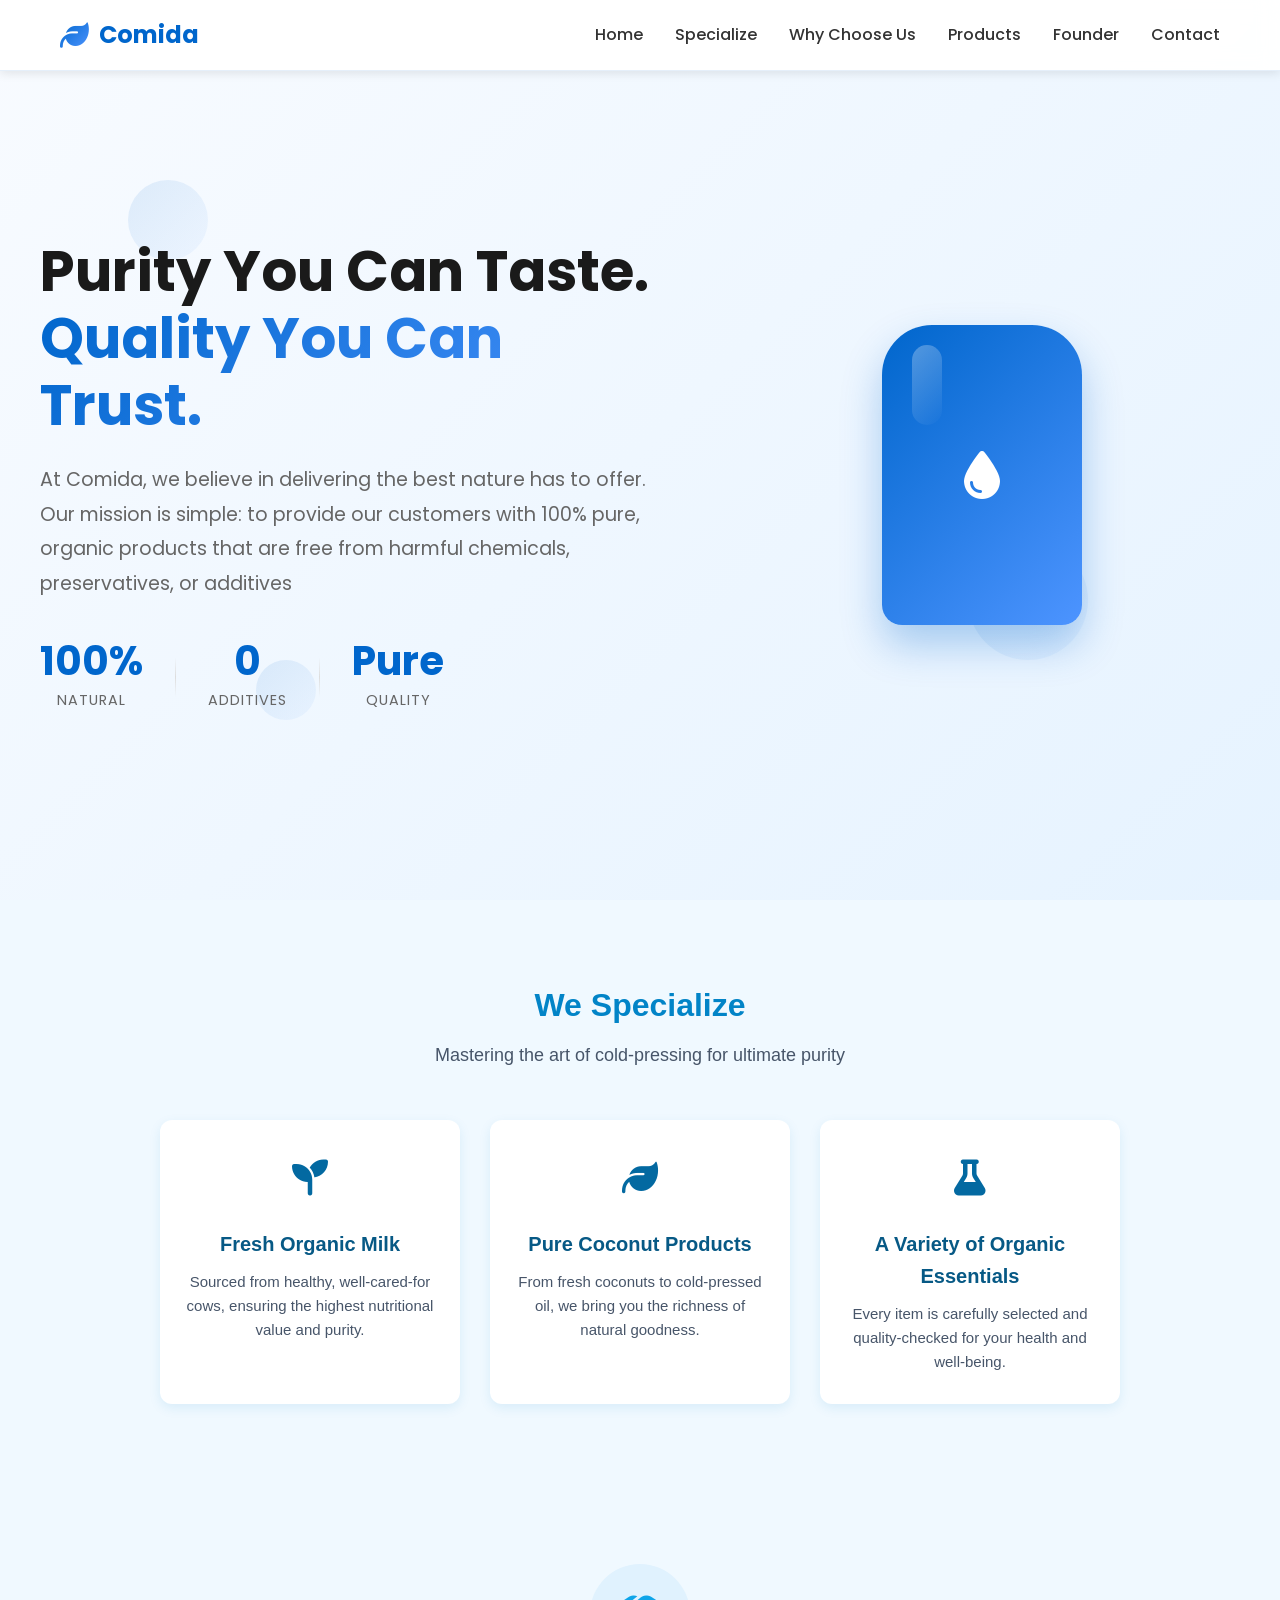
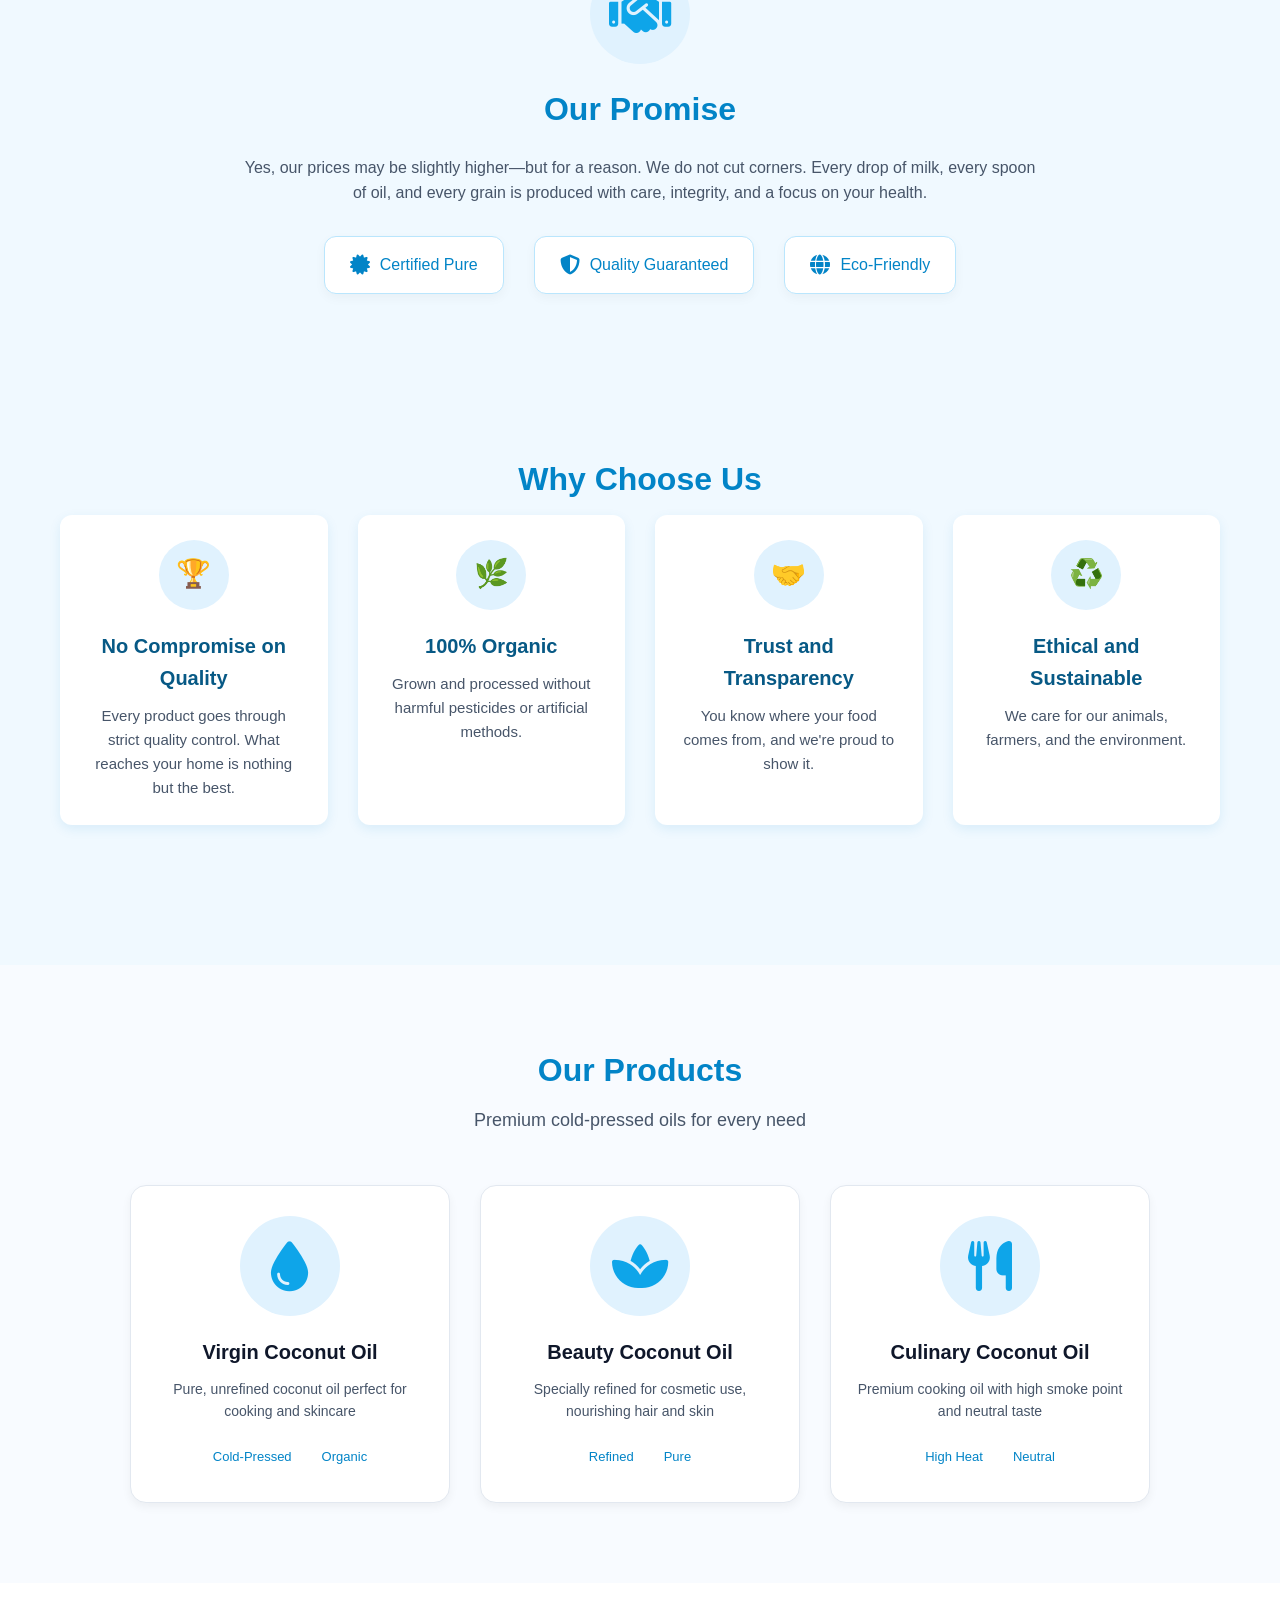
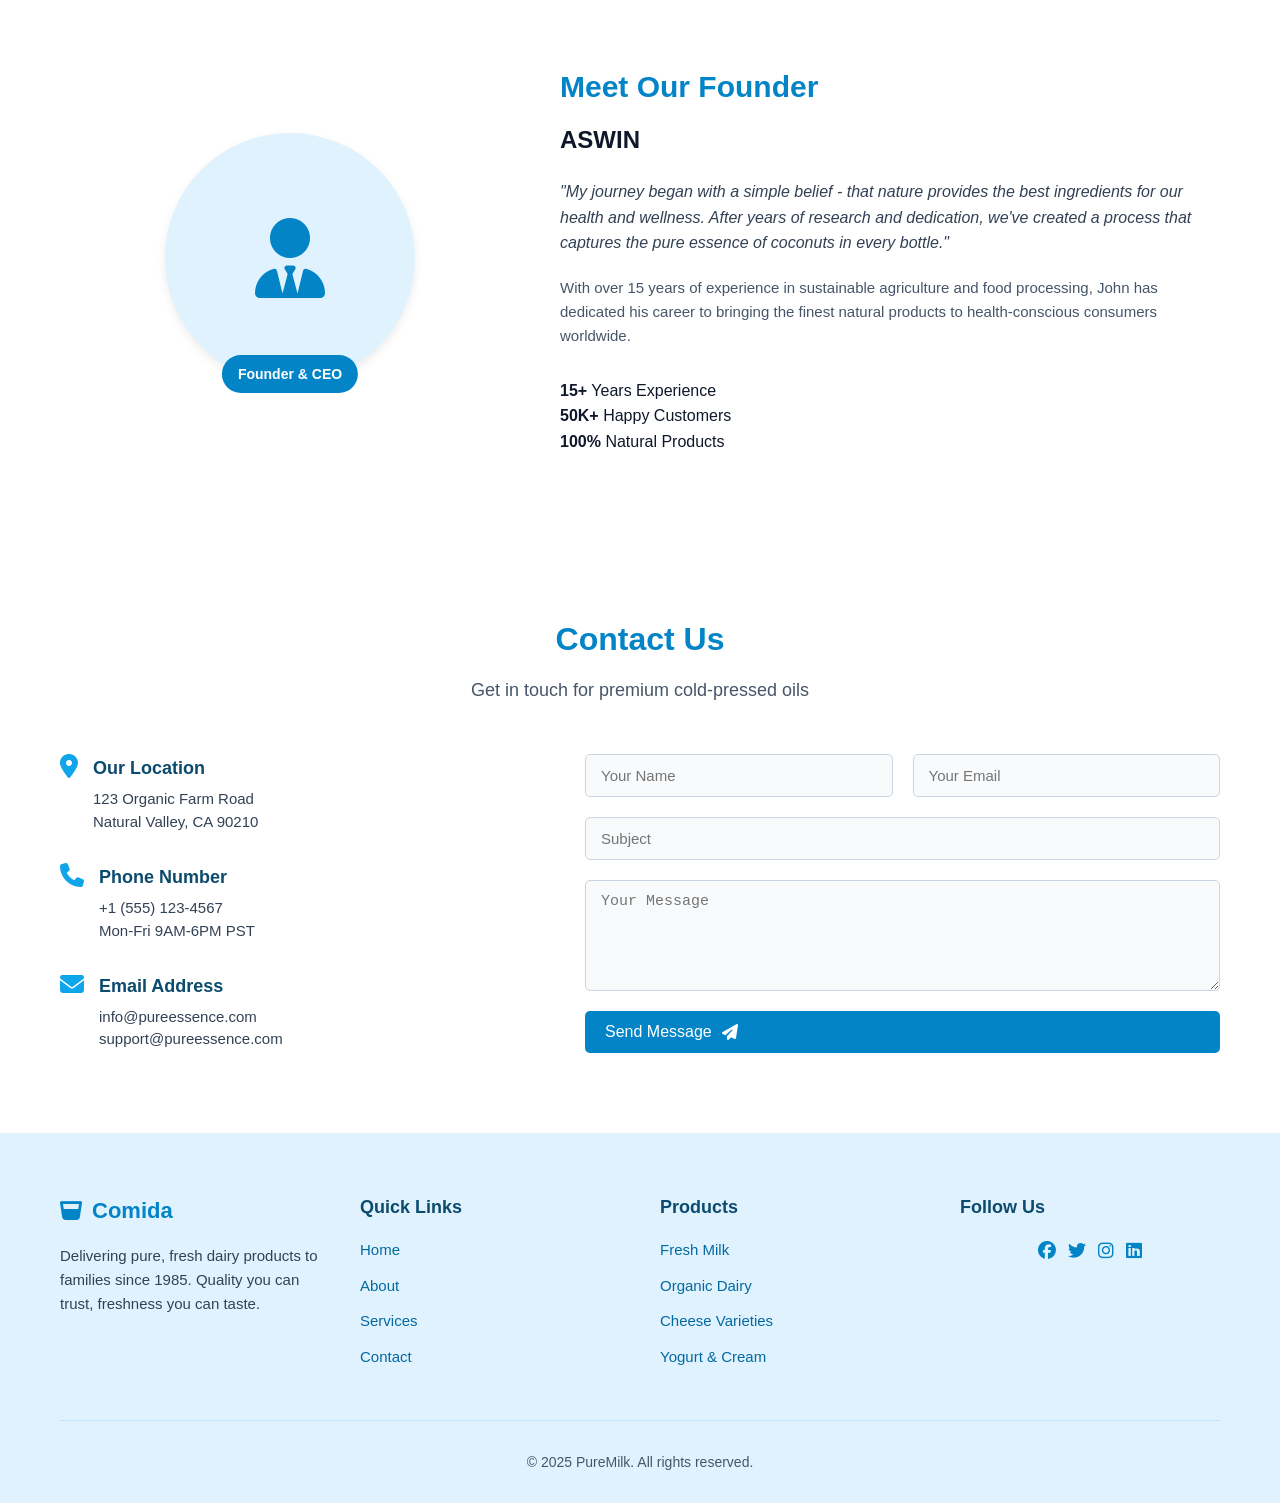
<file: index.html>
<!DOCTYPE html>
<html lang="en">
    <head>
        <meta charset="UTF-8" />
        <meta name="viewport" content="width=device-width, initial-scale=1.0" />
        <title>Comida - Premium milk products</title>
        <link rel="stylesheet" href="comi.css" />
        <link
            href="https://cdnjs.cloudflare.com/ajax/libs/font-awesome/6.4.0/css/all.min.css"
            rel="stylesheet"
        />
        <link
            href="https://fonts.googleapis.com/css2?family=Poppins:wght@300;400;500;600;700&display=swap"
            rel="stylesheet"
        />
    </head>
    <body>
        <!-- Navigation -->
        <nav class="navbar">
            <div class="nav-container">
                <div class="nav-logo">
                    <i class="fas fa-leaf"></i>
                    <span>Comida</span>
                </div>
                <div class="nav-menu" id="navMenu">
                    <a href="#spotlight" class="nav-link">Home</a>
                    <a href="#specialize" class="nav-link">Specialize</a>
                    <a href="#whychooseus" class="nav-link">Why Choose Us</a>
                    <a href="#products" class="nav-link">Products</a>
                    <a href="#founder" class="nav-link">Founder</a>
                    <a href="#contact" class="nav-link">Contact</a>
                </div>
                <div class="hamburger" id="hamburger">
                    <span></span>
                    <span></span>
                    <span></span>
                </div>
            </div>
        </nav>

        <!-- Spotlight Section -->
        <section id="spotlight" class="spotlight">
            <div class="spotlight-bg">
                <div class="floating-elements">
                    <div class="floating-circle circle-1"></div>
                    <div class="floating-circle circle-2"></div>
                    <div class="floating-circle circle-3"></div>
                </div>
            </div>
            <div class="spotlight-content">
                <div class="spotlight-text">
                    <h1 class="spotlight-title">
                        <span class="title-line">Purity You Can Taste. </span>
                        <span class="title-line highlight"
                            >Quality You Can Trust.</span
                        >
                    </h1>
                    <p class="spotlight-description">
                        At Comida, we believe in delivering the best nature has
                        to offer. Our mission is simple: to provide our
                        customers with 100% pure, organic products that are free
                        from harmful chemicals, preservatives, or additives
                    </p>
                    <div class="spotlight-stats">
                        <div class="stat-item">
                            <div class="stat-number">100%</div>
                            <div class="stat-label">Natural</div>
                        </div>
                        <div class="stat-divider"></div>
                        <div class="stat-item">
                            <div class="stat-number">0</div>
                            <div class="stat-label">Additives</div>
                        </div>
                        <div class="stat-divider"></div>
                        <div class="stat-item">
                            <div class="stat-number">Pure</div>
                            <div class="stat-label">Quality</div>
                        </div>
                    </div>
                </div>
                <div class="spotlight-visual">
                    <div class="oil-bottle">
                        <div class="bottle-shine"></div>
                        <i class="fas fa-tint oil-drop"></i>
                    </div>
                </div>
            </div>
            <div class="scroll-indicator">
                <div class="scroll-arrow"></div>
            </div>
        </section>

        <!-- We Specialize Section -->
        <section id="specialize" class="specialize">
            <div class="container">
                <div class="section-header">
                    <h2 class="section-title">We Specialize</h2>
                    <p class="section-subtitle">
                        Mastering the art of cold-pressing for ultimate purity
                    </p>
                </div>
                <div class="specialize-grid">
                    <div class="specialize-card">
                        <div class="card-icon">
                            <i class="fas fa-seedling"></i>
                        </div>
                        <h3>Fresh Organic Milk</h3>
                        <p>
                            Sourced from healthy, well-cared-for cows, ensuring
                            the highest nutritional value and purity.
                        </p>
                    </div>
                    <div class="specialize-card">
                        <div class="card-icon">
                            <i class="fas fa-leaf"></i>
                        </div>
                        <h3>Pure Coconut Products</h3>
                        <p>
                            From fresh coconuts to cold-pressed oil, we bring
                            you the richness of natural goodness.
                        </p>
                    </div>
                    <div class="specialize-card">
                        <div class="card-icon">
                            <i class="fas fa-flask"></i>
                        </div>
                        <h3>A Variety of Organic Essentials</h3>
                        <p>
                            Every item is carefully selected and quality-checked
                            for your health and well-being.
                        </p>
                    </div>
                </div>
            </div>
        </section>

        <!-- Our Promise Section -->
        <section class="promise">
            <div class="container">
                <div class="promise-content">
                    <div class="promise-icon">
                        <i class="fas fa-handshake"></i>
                    </div>
                    <h2>Our Promise</h2>
                    <p>
                        Yes, our prices may be slightly higher—but for a reason.
                        We do not cut corners. Every drop of milk, every spoon
                        of oil, and every grain is produced with care,
                        integrity, and a focus on your health.
                    </p>
                    <div class="promise-badges">
                        <div class="badge">
                            <i class="fas fa-certificate"></i>
                            <span>Certified Pure</span>
                        </div>
                        <div class="badge">
                            <i class="fas fa-shield-alt"></i>
                            <span>Quality Guaranteed</span>
                        </div>
                        <div class="badge">
                            <i class="fas fa-globe"></i>
                            <span>Eco-Friendly</span>
                        </div>
                    </div>
                </div>
            </div>
        </section>

        <!-- Why Choose Us Section -->
        <section id="why-choose-us" class="why-choose-us-section">
            <div class="container">
                <h2 class="section-title">Why Choose Us</h2>

                <div class="why-choose-grid">
                    <div class="why-choose-item">
                        <div class="why-choose-icon">
                            <div class="icon-circle">
                                <span class="icon">🏆</span>
                            </div>
                        </div>
                        <div class="why-choose-content">
                            <h3 class="why-choose-title">
                                No Compromise on Quality
                            </h3>
                            <p class="why-choose-description">
                                Every product goes through strict quality
                                control. What reaches your home is nothing but
                                the best.
                            </p>
                        </div>
                    </div>

                    <div class="why-choose-item">
                        <div class="why-choose-icon">
                            <div class="icon-circle">
                                <span class="icon">🌿</span>
                            </div>
                        </div>
                        <div class="why-choose-content">
                            <h3 class="why-choose-title">100% Organic</h3>
                            <p class="why-choose-description">
                                Grown and processed without harmful pesticides
                                or artificial methods.
                            </p>
                        </div>
                    </div>

                    <div class="why-choose-item">
                        <div class="why-choose-icon">
                            <div class="icon-circle">
                                <span class="icon">🤝</span>
                            </div>
                        </div>
                        <div class="why-choose-content">
                            <h3 class="why-choose-title">
                                Trust and Transparency
                            </h3>
                            <p class="why-choose-description">
                                You know where your food comes from, and we're
                                proud to show it.
                            </p>
                        </div>
                    </div>

                    <div class="why-choose-item">
                        <div class="why-choose-icon">
                            <div class="icon-circle">
                                <span class="icon">♻️</span>
                            </div>
                        </div>
                        <div class="why-choose-content">
                            <h3 class="why-choose-title">
                                Ethical and Sustainable
                            </h3>
                            <p class="why-choose-description">
                                We care for our animals, farmers, and the
                                environment.
                            </p>
                        </div>
                    </div>
                </div>
        </section>
        <!-- Our Products Section -->
        <section id="products" class="products">
            <div class="container">
                <div class="section-header">
                    <h2 class="section-title">Our Products</h2>
                    <p class="section-subtitle">
                        Premium cold-pressed oils for every need
                    </p>
                </div>
                <div class="products-grid">
                    <div class="product-card">
                        <div class="product-image">
                            <div class="product-icon">
                                <i class="fas fa-tint"></i>
                            </div>
                            <div class="product-hover">
                                <span>Premium Quality</span>
                            </div>
                        </div>
                        <div class="product-content">
                            <h3>Virgin Coconut Oil</h3>
                            <p>
                                Pure, unrefined coconut oil perfect for cooking
                                and skincare
                            </p>
                            <div class="product-features">
                                <span>Cold-Pressed</span>
                                <span>Organic</span>
                            </div>
                        </div>
                    </div>
                    <div class="product-card">
                        <div class="product-image">
                            <div class="product-icon">
                                <i class="fas fa-spa"></i>
                            </div>
                            <div class="product-hover">
                                <span>Beauty Essential</span>
                            </div>
                        </div>
                        <div class="product-content">
                            <h3>Beauty Coconut Oil</h3>
                            <p>
                                Specially refined for cosmetic use, nourishing
                                hair and skin
                            </p>
                            <div class="product-features">
                                <span>Refined</span>
                                <span>Pure</span>
                            </div>
                        </div>
                    </div>
                    <div class="product-card">
                        <div class="product-image">
                            <div class="product-icon">
                                <i class="fas fa-utensils"></i>
                            </div>
                            <div class="product-hover">
                                <span>Cooking Excellence</span>
                            </div>
                        </div>
                        <div class="product-content">
                            <h3>Culinary Coconut Oil</h3>
                            <p>
                                Premium cooking oil with high smoke point and
                                neutral taste
                            </p>
                            <div class="product-features">
                                <span>High Heat</span>
                                <span>Neutral</span>
                            </div>
                        </div>
                    </div>
                </div>
            </div>
        </section>

        <!-- Founder & CEO Section -->
        <section id="founder" class="founder">
            <div class="container">
                <div class="founder-content">
                    <div class="founder-image">
                        <div class="image-placeholder">
                            <i class="fas fa-user-tie"></i>
                        </div>
                        <div class="founder-badge">
                            <span>Founder & CEO</span>
                        </div>
                    </div>
                    <div class="founder-text">
                        <h2>Meet Our Founder</h2>
                        <h3>ASWIN</h3>
                        <p class="founder-quote">
                            "My journey began with a simple belief - that nature
                            provides the best ingredients for our health and
                            wellness. After years of research and dedication,
                            we've created a process that captures the pure
                            essence of coconuts in every bottle."
                        </p>
                        <p class="founder-bio">
                            With over 15 years of experience in sustainable
                            agriculture and food processing, John has dedicated
                            his career to bringing the finest natural products
                            to health-conscious consumers worldwide.
                        </p>
                        <div class="founder-achievements">
                            <div class="achievement">
                                <strong>15+</strong>
                                <span>Years Experience</span>
                            </div>
                            <div class="achievement">
                                <strong>50K+</strong>
                                <span>Happy Customers</span>
                            </div>
                            <div class="achievement">
                                <strong>100%</strong>
                                <span>Natural Products</span>
                            </div>
                        </div>
                    </div>
                </div>
            </div>
        </section>

        <!-- Contact Us Section -->
        <section id="contact" class="contact">
            <div class="container">
                <div class="section-header">
                    <h2 class="section-title">Contact Us</h2>
                    <p class="section-subtitle">
                        Get in touch for premium cold-pressed oils
                    </p>
                </div>
                <div class="contact-content">
                    <div class="contact-info">
                        <div class="contact-item">
                            <div class="contact-icon">
                                <i class="fas fa-map-marker-alt"></i>
                            </div>
                            <div class="contact-details">
                                <h4>Our Location</h4>
                                <p>
                                    123 Organic Farm Road<br />Natural Valley,
                                    CA 90210
                                </p>
                            </div>
                        </div>
                        <div class="contact-item">
                            <div class="contact-icon">
                                <i class="fas fa-phone"></i>
                            </div>
                            <div class="contact-details">
                                <h4>Phone Number</h4>
                                <p>
                                    +1 (555) 123-4567<br />Mon-Fri 9AM-6PM PST
                                </p>
                            </div>
                        </div>
                        <div class="contact-item">
                            <div class="contact-icon">
                                <i class="fas fa-envelope"></i>
                            </div>
                            <div class="contact-details">
                                <h4>Email Address</h4>
                                <p>
                                    info@pureessence.com<br />support@pureessence.com
                                </p>
                            </div>
                        </div>
                    </div>
                    <div class="contact-form">
                        <form>
                            <div class="form-group">
                                <input
                                    type="text"
                                    placeholder="Your Name"
                                    required
                                />
                                <input
                                    type="email"
                                    placeholder="Your Email"
                                    required
                                />
                            </div>
                            <div class="form-group">
                                <input
                                    type="text"
                                    placeholder="Subject"
                                    required
                                />
                            </div>
                            <div class="form-group">
                                <textarea
                                    placeholder="Your Message"
                                    rows="5"
                                    required
                                ></textarea>
                            </div>
                            <button type="submit" class="submit-btn">
                                <span>Send Message</span>
                                <i class="fas fa-paper-plane"></i>
                            </button>
                        </form>
                    </div>
                </div>
            </div>
        </section>

        <!-- Footer -->
        <footer class="footer">
            <div class="container">
                <div class="footer-content">
                    <div class="footer-section">
                        <div class="footer-logo">
                            <i class="fas fa-glass-whiskey"></i>
                            <span>Comida</span>
                        </div>
                        <p>
                            Delivering pure, fresh dairy products to families
                            since 1985. Quality you can trust, freshness you can
                            taste.
                        </p>
                    </div>
                    <div class="footer-section">
                        <h3>Quick Links</h3>
                        <ul>
                            <li><a href="#home">Home</a></li>
                            <li><a href="#about">About</a></li>
                            <li><a href="#services">Services</a></li>
                            <li><a href="#contact">Contact</a></li>
                        </ul>
                    </div>
                    <div class="footer-section">
                        <h3>Products</h3>
                        <ul>
                            <li><a href="#">Fresh Milk</a></li>
                            <li><a href="#">Organic Dairy</a></li>
                            <li><a href="#">Cheese Varieties</a></li>
                            <li><a href="#">Yogurt & Cream</a></li>
                        </ul>
                    </div>
                    <div class="footer-section">
                        <h3>Follow Us</h3>
                        <div class="social-links">
                            <a href="#"><i class="fab fa-facebook"></i></a>
                            <a href="#"><i class="fab fa-twitter"></i></a>
                            <a href="#"><i class="fab fa-instagram"></i></a>
                            <a href="#"><i class="fab fa-linkedin"></i></a>
                        </div>
                    </div>
                </div>
                <div class="footer-bottom">
                    <p>&copy; 2025 PureMilk. All rights reserved.</p>
                </div>
            </div>
        </footer>
    </body>
</html>
</file>
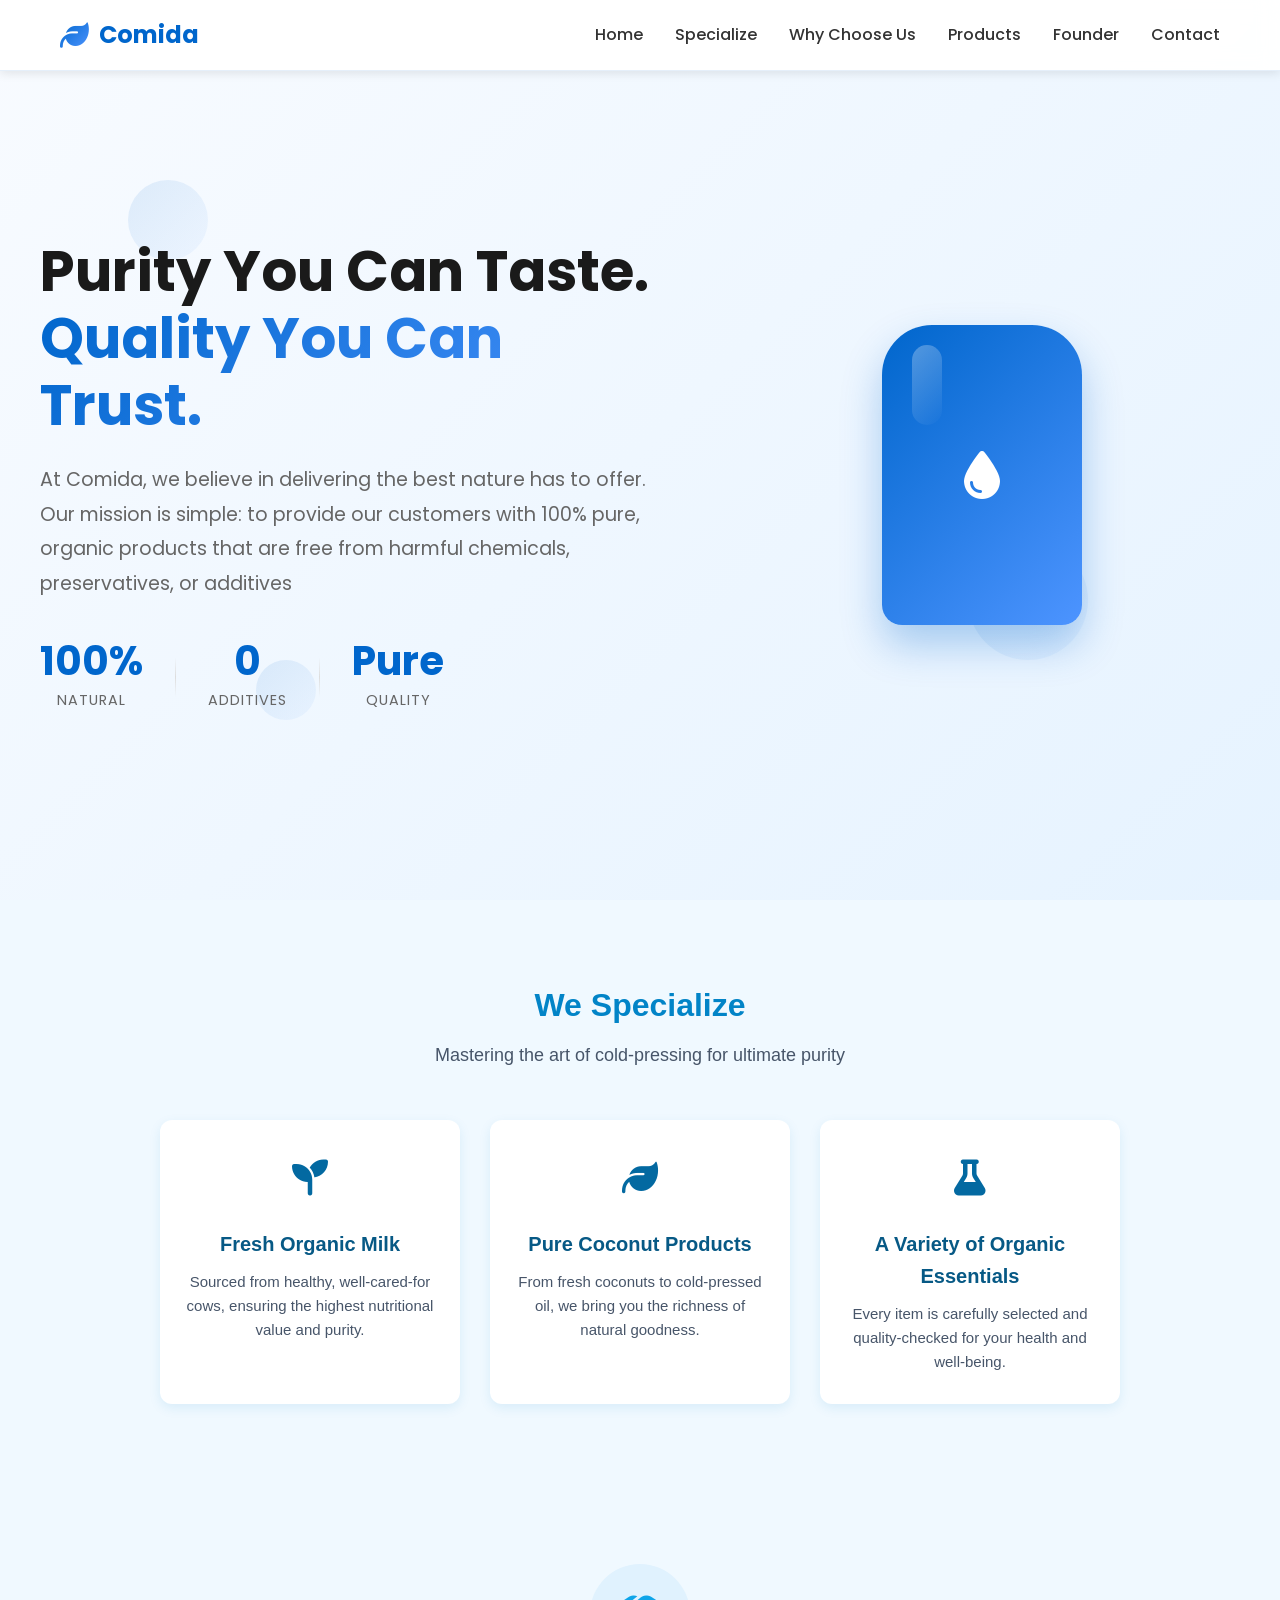
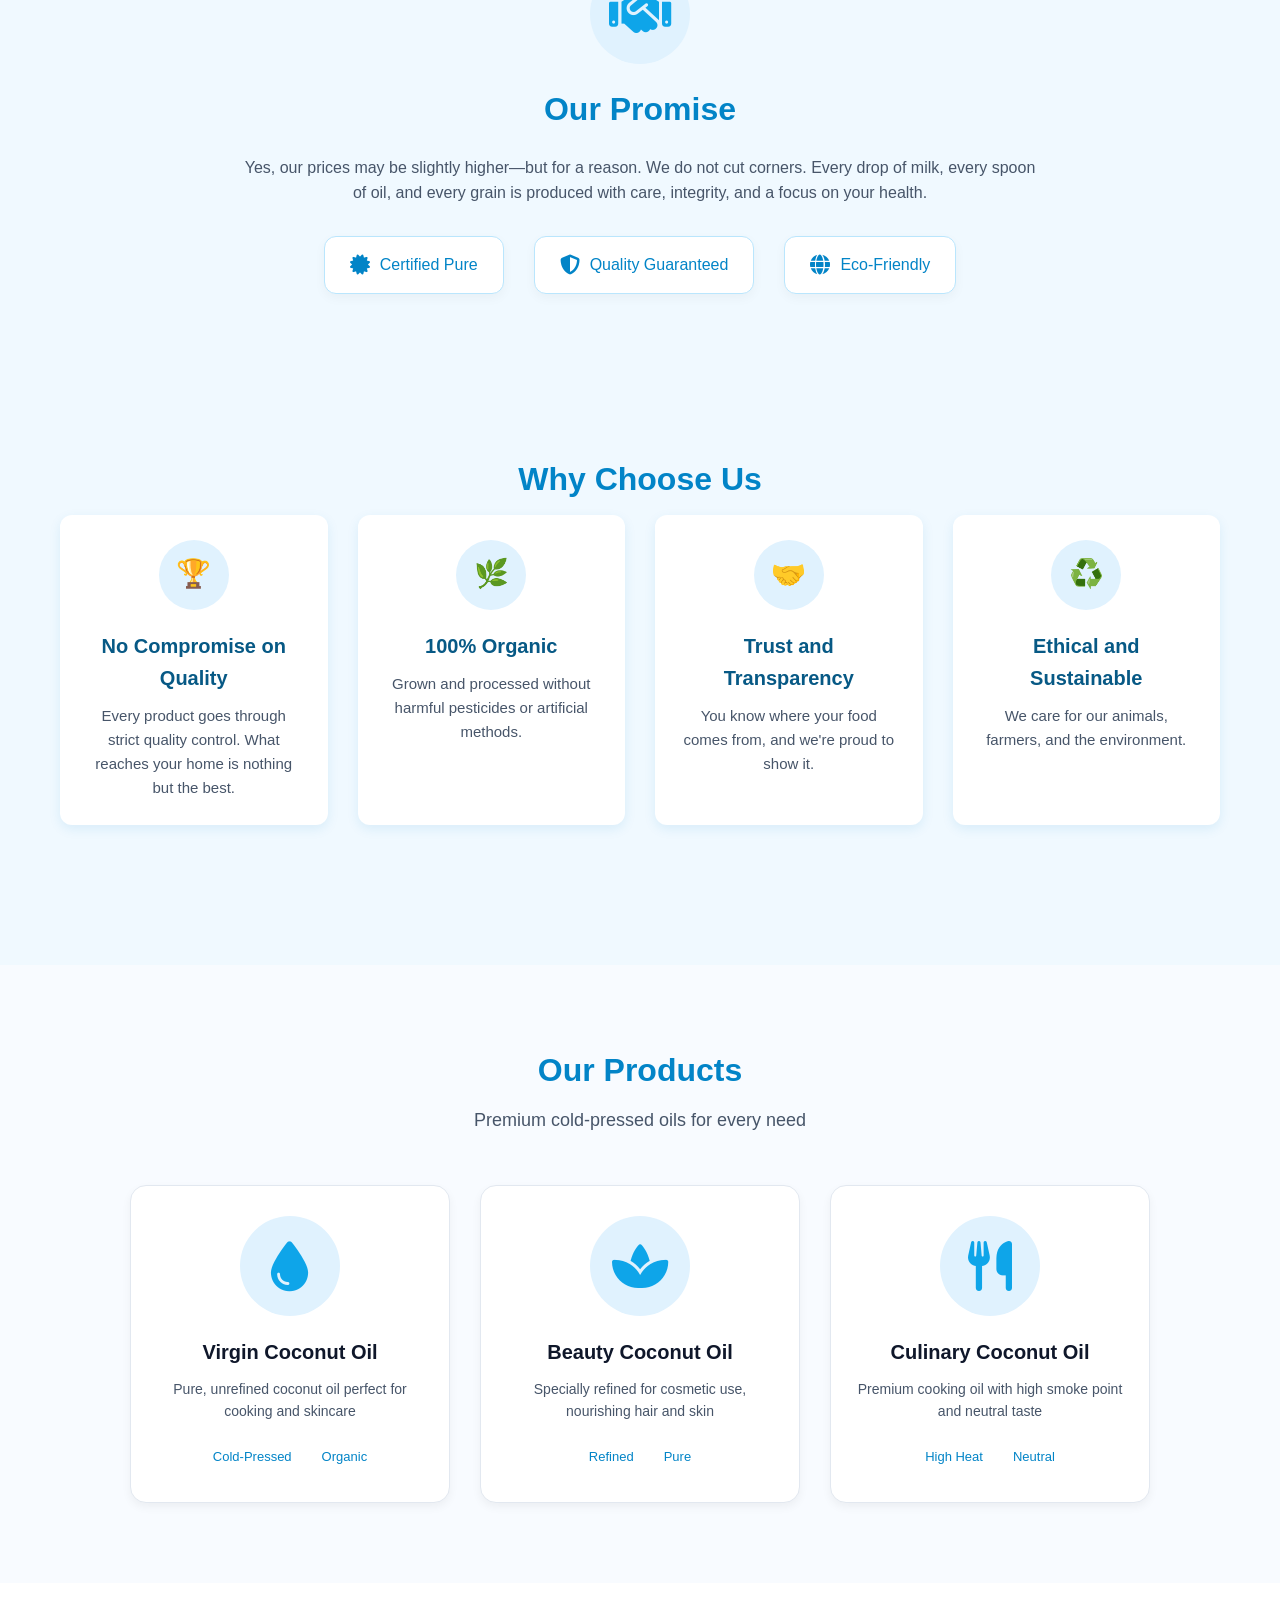
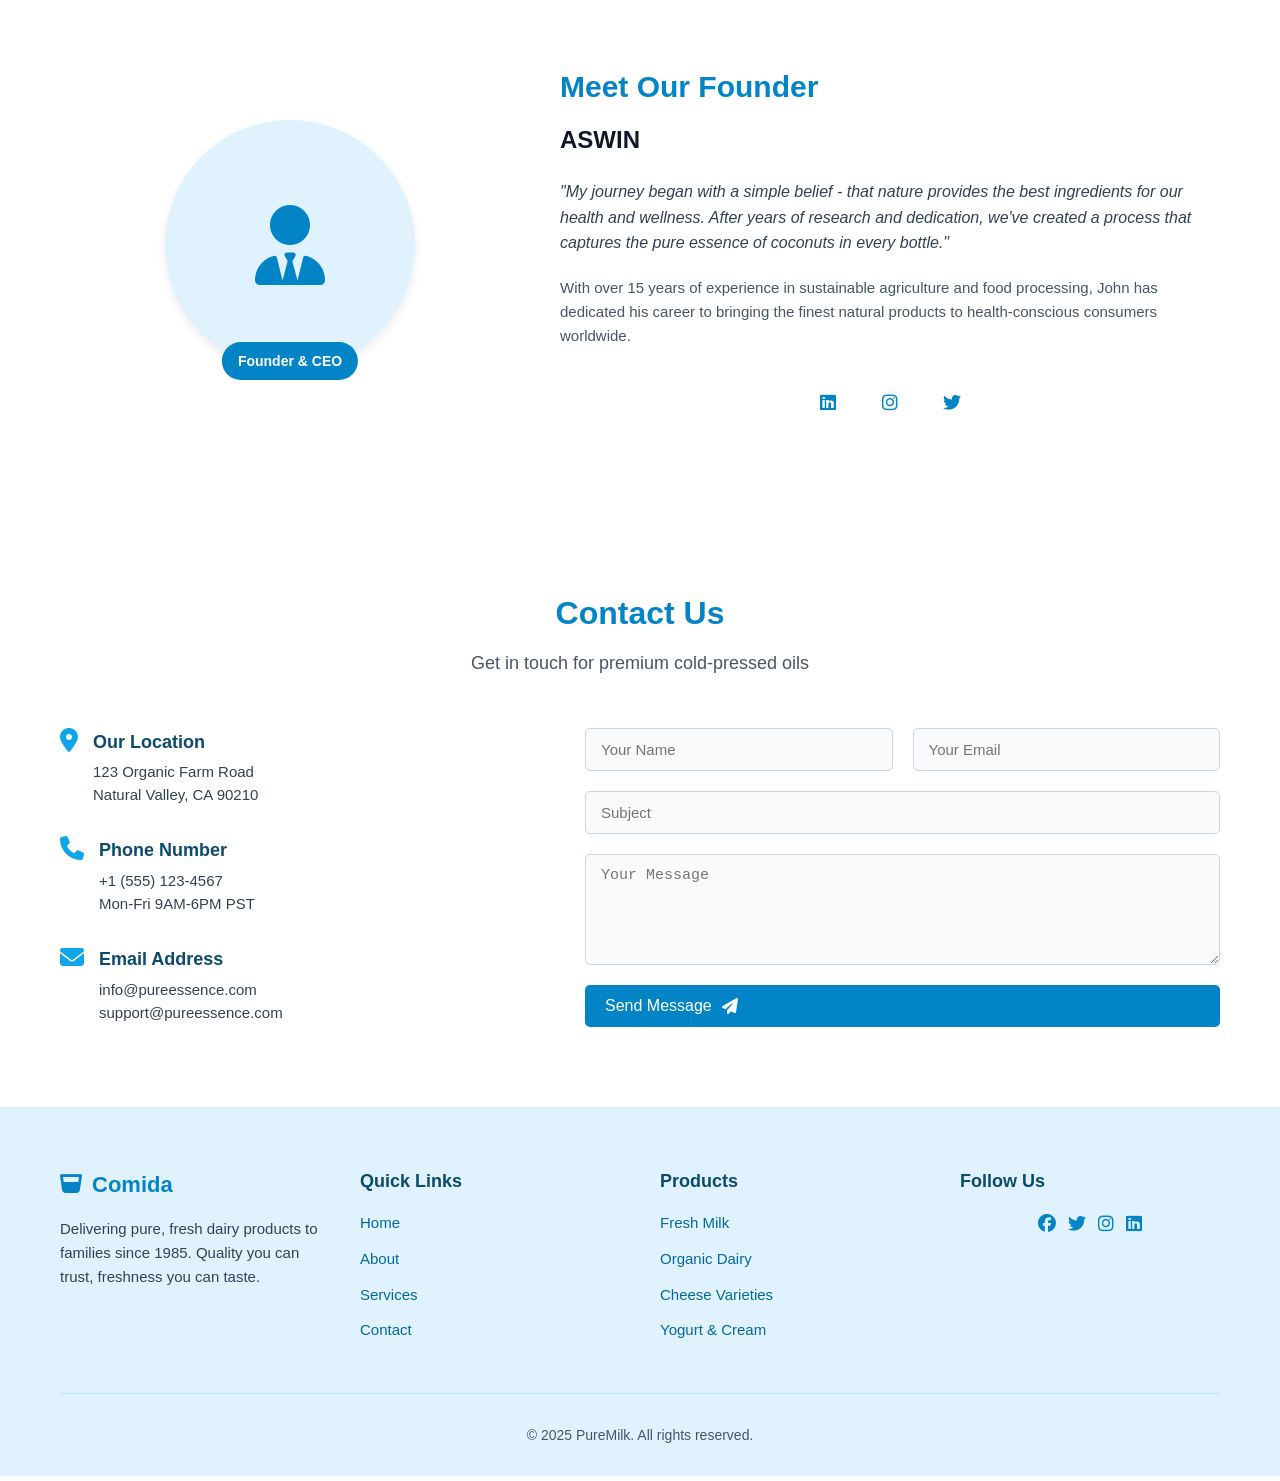
<file: comida.html>
<!DOCTYPE html>
<html lang="en">
    <head>
        <meta charset="UTF-8" />
        <meta name="viewport" content="width=device-width, initial-scale=1.0" />
        <title>Comida - Premium milk products</title>
        <link rel="stylesheet" href="comi.css" />
        <link
            href="https://cdnjs.cloudflare.com/ajax/libs/font-awesome/6.4.0/css/all.min.css"
            rel="stylesheet"
        />
        <link
            href="https://fonts.googleapis.com/css2?family=Poppins:wght@300;400;500;600;700&display=swap"
            rel="stylesheet"
        />
    </head>
    <body>
        <!-- Navigation -->
        <nav class="navbar">
            <div class="nav-container">
                <div class="nav-logo">
                    <i class="fas fa-leaf"></i>
                    <span>Comida</span>
                </div>
                <div class="nav-menu" id="navMenu">
                    <a href="#spotlight" class="nav-link">Home</a>
                    <a href="#specialize" class="nav-link">Specialize</a>
                    <a href="#whychooseus" class="nav-link">Why Choose Us</a>
                    <a href="#products" class="nav-link">Products</a>
                    <a href="#founder" class="nav-link">Founder</a>
                    <a href="#contact" class="nav-link">Contact</a>
                </div>
                <div class="hamburger" id="hamburger">
                    <span></span>
                    <span></span>
                    <span></span>
                </div>
            </div>
        </nav>

        <!-- Spotlight Section -->
        <section id="spotlight" class="spotlight">
            <div class="spotlight-bg">
                <div class="floating-elements">
                    <div class="floating-circle circle-1"></div>
                    <div class="floating-circle circle-2"></div>
                    <div class="floating-circle circle-3"></div>
                </div>
            </div>
            <div class="spotlight-content">
                <div class="spotlight-text">
                    <h1 class="spotlight-title">
                        <span class="title-line">Purity You Can Taste. </span>
                        <span class="title-line highlight"
                            >Quality You Can Trust.</span
                        >
                    </h1>
                    <p class="spotlight-description">
                        At Comida, we believe in delivering the best nature has
                        to offer. Our mission is simple: to provide our
                        customers with 100% pure, organic products that are free
                        from harmful chemicals, preservatives, or additives
                    </p>
                    <div class="spotlight-stats">
                        <div class="stat-item">
                            <div class="stat-number">100%</div>
                            <div class="stat-label">Natural</div>
                        </div>
                        <div class="stat-divider"></div>
                        <div class="stat-item">
                            <div class="stat-number">0</div>
                            <div class="stat-label">Additives</div>
                        </div>
                        <div class="stat-divider"></div>
                        <div class="stat-item">
                            <div class="stat-number">Pure</div>
                            <div class="stat-label">Quality</div>
                        </div>
                    </div>
                </div>
                <div class="spotlight-visual">
                    <div class="oil-bottle">
                        <div class="bottle-shine"></div>
                        <i class="fas fa-tint oil-drop"></i>
                    </div>
                </div>
            </div>
            <div class="scroll-indicator">
                <div class="scroll-arrow"></div>
            </div>
        </section>

        <!-- We Specialize Section -->
        <section id="specialize" class="specialize">
            <div class="container">
                <div class="section-header">
                    <h2 class="section-title">We Specialize</h2>
                    <p class="section-subtitle">
                        Mastering the art of cold-pressing for ultimate purity
                    </p>
                </div>
                <div class="specialize-grid">
                    <div class="specialize-card">
                        <div class="card-icon">
                            <i class="fas fa-seedling"></i>
                        </div>
                        <h3>Fresh Organic Milk</h3>
                        <p>
                            Sourced from healthy, well-cared-for cows, ensuring
                            the highest nutritional value and purity.
                        </p>
                    </div>
                    <div class="specialize-card">
                        <div class="card-icon">
                            <i class="fas fa-leaf"></i>
                        </div>
                        <h3>Pure Coconut Products</h3>
                        <p>
                            From fresh coconuts to cold-pressed oil, we bring
                            you the richness of natural goodness.
                        </p>
                    </div>
                    <div class="specialize-card">
                        <div class="card-icon">
                            <i class="fas fa-flask"></i>
                        </div>
                        <h3>A Variety of Organic Essentials</h3>
                        <p>
                            Every item is carefully selected and quality-checked
                            for your health and well-being.
                        </p>
                    </div>
                </div>
            </div>
        </section>

        <!-- Our Promise Section -->
        <section class="promise">
            <div class="container">
                <div class="promise-content">
                    <div class="promise-icon">
                        <i class="fas fa-handshake"></i>
                    </div>
                    <h2>Our Promise</h2>
                    <p>
                        Yes, our prices may be slightly higher—but for a reason.
                        We do not cut corners. Every drop of milk, every spoon
                        of oil, and every grain is produced with care,
                        integrity, and a focus on your health.
                    </p>
                    <div class="promise-badges">
                        <div class="badge">
                            <i class="fas fa-certificate"></i>
                            <span>Certified Pure</span>
                        </div>
                        <div class="badge">
                            <i class="fas fa-shield-alt"></i>
                            <span>Quality Guaranteed</span>
                        </div>
                        <div class="badge">
                            <i class="fas fa-globe"></i>
                            <span>Eco-Friendly</span>
                        </div>
                    </div>
                </div>
            </div>
        </section>

        <!-- Why Choose Us Section -->
        <section id="why-choose-us" class="why-choose-us-section">
            <div class="container">
                <h2 class="section-title">Why Choose Us</h2>

                <div class="why-choose-grid">
                    <div class="why-choose-item">
                        <div class="why-choose-icon">
                            <div class="icon-circle">
                                <span class="icon">🏆</span>
                            </div>
                        </div>
                        <div class="why-choose-content">
                            <h3 class="why-choose-title">
                                No Compromise on Quality
                            </h3>
                            <p class="why-choose-description">
                                Every product goes through strict quality
                                control. What reaches your home is nothing but
                                the best.
                            </p>
                        </div>
                    </div>

                    <div class="why-choose-item">
                        <div class="why-choose-icon">
                            <div class="icon-circle">
                                <span class="icon">🌿</span>
                            </div>
                        </div>
                        <div class="why-choose-content">
                            <h3 class="why-choose-title">100% Organic</h3>
                            <p class="why-choose-description">
                                Grown and processed without harmful pesticides
                                or artificial methods.
                            </p>
                        </div>
                    </div>

                    <div class="why-choose-item">
                        <div class="why-choose-icon">
                            <div class="icon-circle">
                                <span class="icon">🤝</span>
                            </div>
                        </div>
                        <div class="why-choose-content">
                            <h3 class="why-choose-title">
                                Trust and Transparency
                            </h3>
                            <p class="why-choose-description">
                                You know where your food comes from, and we're
                                proud to show it.
                            </p>
                        </div>
                    </div>

                    <div class="why-choose-item">
                        <div class="why-choose-icon">
                            <div class="icon-circle">
                                <span class="icon">♻️</span>
                            </div>
                        </div>
                        <div class="why-choose-content">
                            <h3 class="why-choose-title">
                                Ethical and Sustainable
                            </h3>
                            <p class="why-choose-description">
                                We care for our animals, farmers, and the
                                environment.
                            </p>
                        </div>
                    </div>
                </div>
        </section>
        <!-- Our Products Section -->
        <section id="products" class="products">
            <div class="container">
                <div class="section-header">
                    <h2 class="section-title">Our Products</h2>
                    <p class="section-subtitle">
                        Premium cold-pressed oils for every need
                    </p>
                </div>
                <div class="products-grid">
                    <div class="product-card">
                        <div class="product-image">
                            <div class="product-icon">
                                <i class="fas fa-tint"></i>
                            </div>
                            <div class="product-hover">
                                <span>Premium Quality</span>
                            </div>
                        </div>
                        <div class="product-content">
                            <h3>Virgin Coconut Oil</h3>
                            <p>
                                Pure, unrefined coconut oil perfect for cooking
                                and skincare
                            </p>
                            <div class="product-features">
                                <span>Cold-Pressed</span>
                                <span>Organic</span>
                            </div>
                        </div>
                    </div>
                    <div class="product-card">
                        <div class="product-image">
                            <div class="product-icon">
                                <i class="fas fa-spa"></i>
                            </div>
                            <div class="product-hover">
                                <span>Beauty Essential</span>
                            </div>
                        </div>
                        <div class="product-content">
                            <h3>Beauty Coconut Oil</h3>
                            <p>
                                Specially refined for cosmetic use, nourishing
                                hair and skin
                            </p>
                            <div class="product-features">
                                <span>Refined</span>
                                <span>Pure</span>
                            </div>
                        </div>
                    </div>
                    <div class="product-card">
                        <div class="product-image">
                            <div class="product-icon">
                                <i class="fas fa-utensils"></i>
                            </div>
                            <div class="product-hover">
                                <span>Cooking Excellence</span>
                            </div>
                        </div>
                        <div class="product-content">
                            <h3>Culinary Coconut Oil</h3>
                            <p>
                                Premium cooking oil with high smoke point and
                                neutral taste
                            </p>
                            <div class="product-features">
                                <span>High Heat</span>
                                <span>Neutral</span>
                            </div>
                        </div>
                    </div>
                </div>
            </div>
        </section>
 <!-- Founder & CEO Section -->
        <section id="founder" class="founder">
            <div class="container">
                <div class="founder-content">
                    <div class="founder-image">
                        <div class="image-placeholder">
                            <i class="fas fa-user-tie"></i>
                        </div>
                        <div class="founder-badge">
                            <span>Founder & CEO</span>
                        </div>
                    </div>
                    <div class="founder-text">
                        <h2>Meet Our Founder</h2>
                        <h3>ASWIN</h3>
                        <p class="founder-quote">
                            "My journey began with a simple belief - that nature
                            provides the best ingredients for our health and
                            wellness. After years of research and dedication,
                            we've created a process that captures the pure
                            essence of coconuts in every bottle."
                        </p>
                        <p class="founder-bio">
                            With over 15 years of experience in sustainable
                            agriculture and food processing, John has dedicated
                            his career to bringing the finest natural products
                            to health-conscious consumers worldwide.
                        </p>
                        <div class="social-links">
                            <a href="#" class="social-link">
                                <i class="fab fa-linkedin"></i>
                            </a>
                            <a href="#" class="social-link">
                                <i class="fab fa-instagram"></i>
                            </a>
                            <a href="#" class="social-link">
                                <i class="fab fa-twitter"></i>
                            </a>
                        </div>
                        </div>
                    </div>
                </div>
            </div>
        </section>
  <!-- Contact Us Section -->
        <section id="contact" class="contact">
            <div class="container">
                <div class="section-header">
                    <h2 class="section-title">Contact Us</h2>
                    <p class="section-subtitle">
                        Get in touch for premium cold-pressed oils
                    </p>
                </div>
                <div class="contact-content">
                    <div class="contact-info">
                        <div class="contact-item">
                            <div class="contact-icon">
                                <i class="fas fa-map-marker-alt"></i>
                            </div>
                            <div class="contact-details">
                                <h4>Our Location</h4>
                                <p>
                                    123 Organic Farm Road<br />Natural Valley,
                                    CA 90210
                                </p>
                            </div>
                        </div>
                        <div class="contact-item">
                            <div class="contact-icon">
                                <i class="fas fa-phone"></i>
                            </div>
                            <div class="contact-details">
                                <h4>Phone Number</h4>
                                <p>
                                    +1 (555) 123-4567<br />Mon-Fri 9AM-6PM PST
                                </p>
                            </div>
                        </div>
                        <div class="contact-item">
                            <div class="contact-icon">
                                <i class="fas fa-envelope"></i>
                            </div>
                            <div class="contact-details">
                                <h4>Email Address</h4>
                                <p>
                                    info@pureessence.com<br />support@pureessence.com
                                </p>
                            </div>
                        </div>
                    </div>
                    <div class="contact-form">
                        <form>
                            <div class="form-group">
                                <input
                                    type="text"
                                    placeholder="Your Name"
                                    required
                                />
                                <input
                                    type="email"
                                    placeholder="Your Email"
                                    required
                                />
                            </div>
                            <div class="form-group">
                                <input
                                    type="text"
                                    placeholder="Subject"
                                    required
                                />
                            </div>
                            <div class="form-group">
                                <textarea
                                    placeholder="Your Message"
                                    rows="5"
                                    required
                                ></textarea>
                            </div>
                            <button type="submit" class="submit-btn">
                                <span>Send Message</span>
                                <i class="fas fa-paper-plane"></i>
                            </button>
                        </form>
                    </div>
                </div>
            </div>
        </section>

        <!-- Footer -->
        <footer class="footer">
            <div class="container">
                <div class="footer-content">
                    <div class="footer-section">
                        <div class="footer-logo">
                            <i class="fas fa-glass-whiskey"></i>
                            <span>Comida</span>
                        </div>
                        <p>
                            Delivering pure, fresh dairy products to families
                            since 1985. Quality you can trust, freshness you can
                            taste.
                        </p>
                    </div>
                    <div class="footer-section">
                        <h3>Quick Links</h3>
                        <ul>
                            <li><a href="#home">Home</a></li>
                            <li><a href="#about">About</a></li>
                            <li><a href="#services">Services</a></li>
                            <li><a href="#contact">Contact</a></li>
                        </ul>
                    </div>
                    <div class="footer-section">
                        <h3>Products</h3>
                        <ul>
                            <li><a href="#">Fresh Milk</a></li>
                            <li><a href="#">Organic Dairy</a></li>
                            <li><a href="#">Cheese Varieties</a></li>
                            <li><a href="#">Yogurt & Cream</a></li>
                        </ul>
                    </div>
                    <div class="footer-section">
                        <h3>Follow Us</h3>
                        <div class="social-links">
                            <a href="#"><i class="fab fa-facebook"></i></a>
                            <a href="#"><i class="fab fa-twitter"></i></a>
                            <a href="#"><i class="fab fa-instagram"></i></a>
                            <a href="#"><i class="fab fa-linkedin"></i></a>
                        </div>
                    </div>
                </div>
                <div class="footer-bottom">
                    <p>&copy; 2025 PureMilk. All rights reserved.</p>
                </div>
            </div>
        </footer>
        <script>
            const hamburger = document.getElementById('hamburger');
            const navMenu = document.getElementById('navMenu');
        
            hamburger.addEventListener('click', () => {
                navMenu.classList.toggle('active');
                hamburger.classList.toggle('open');
            });
        </script>
     </body>
</html>
</file>
<file: comi.css>
/* Reset and Base Styles */
* {
    margin: 0;
    padding: 0;
    box-sizing: border-box;
}

body {
    font-family: 'Poppins', sans-serif;
    line-height: 1.6;
    color: #333;
    overflow-x: hidden;
}

.container {
    max-width: 1200px;
    margin: 0 auto;
    padding: 0 20px;
}

/* Navigation */
.navbar {
    position: fixed;
    top: 0;
    left: 0;
    right: 0;
    background: rgba(255, 255, 255, 0.95);
    backdrop-filter: blur(10px);
    z-index: 1000;
    transition: all 0.3s ease;
    border-bottom: 1px solid rgba(0, 100, 200, 0.1);
    box-shadow: 0 2px 10px rgba(0, 0, 0, 0.1);
}
/* Main content should start after navbar */
main {
    margin-top: 80px; /* Adjust based on your navbar height */
}

.navbar.scrolled {
    background: rgba(255, 255, 255, 0.98);
    box-shadow: 0 2px 20px rgba(0, 100, 200, 0.1);
}

.nav-container {
    max-width: 1200px;
    margin: 0 auto;
    padding: 0 20px;
    display: flex;
    justify-content: space-between;
    align-items: center;
    height: 70px;
}

.nav-logo {
    display: flex;
    align-items: center;
    font-size: 1.5rem;
    font-weight: 700;
    color: #0066cc;
    gap: 10px;
}

.nav-logo i {
    font-size: 1.8rem;
    background: linear-gradient(135deg, #0066cc, #4d94ff);
    -webkit-background-clip: text;
    -webkit-text-fill-color: transparent;
    background-clip: text;
}

.nav-menu {
    display: flex;
    gap: 2rem;
}

.nav-link {
    text-decoration: none;
    color: #333;
    font-weight: 500;
    transition: all 0.3s ease;
    position: relative;
    padding: 5px 0;
}

.nav-link::after {
    content: '';
    position: absolute;
    bottom: 0;
    left: 0;
    width: 0;
    height: 2px;
    background: linear-gradient(90deg, #0066cc, #4d94ff);
    transition: width 0.3s ease;
}

.nav-link:hover::after {
    width: 100%;
}

.nav-link:hover {
    color: #0066cc;
}

.hamburger {
    display: none;
    flex-direction: column;
    cursor: pointer;
    gap: 3px;
}

.hamburger span {
    width: 25px;
    height: 3px;
    background: #0066cc;
    transition: all 0.3s ease;
}

.hamburger.active span:nth-child(1) {
    transform: rotate(45deg) translate(5px, 5px);
}

.hamburger.active span:nth-child(2) {
    opacity: 0;
}

.hamburger.active span:nth-child(3) {
    transform: rotate(-45deg) translate(7px, -6px);
}


/* Responsive */
@media (max-width: 768px) {
    .nav-menu {
        display: none;
        flex-direction: column;
        background: #fff;
        position: absolute;
        top: 60px;
        right: 20px;
        width: 200px;
        padding: 10px 0;
        box-shadow: 0 4px 8px rgba(0, 0, 0, 0.1);
        border-radius: 8px;
    }

    .nav-menu.active {
        display: flex;
    }

    .hamburger {
        display: flex;
    }

    /* Animate hamburger icon */
    .hamburger.open span:nth-child(1) {
        transform: rotate(45deg) translate(5px, 5px);
    }

    .hamburger.open span:nth-child(2) {
        opacity: 0;
    }

    .hamburger.open span:nth-child(3) {
        transform: rotate(-45deg) translate(6px, -6px);
    }
}


  /* Spotlight Section - Complete Reset */
.spotlight {
    min-height: 100vh;
    background: linear-gradient(135deg, #f8fbff 0%, #e6f3ff 100%);
    display: flex;
    align-items: center;
    position: relative;
    overflow: hidden;
    padding: 100px 20px 50px;
    margin-top: 0 !important;
    z-index: 1;
}

/* Remove any problematic overlays */
.spotlight::before,
.spotlight::after {
    display: none !important;
}

/* Background elements */
.spotlight-bg {
    position: absolute;
    top: 0;
    left: 0;
    right: 0;
    bottom: 0;
    overflow: hidden;
    pointer-events: none;
    z-index: 1;
}

/* Floating circles - keep them in background */
.floating-circle {
    position: absolute;
    border-radius: 50%;
    background: linear-gradient(135deg, rgba(0, 102, 204, 0.1), rgba(77, 148, 255, 0.05));
    animation: float 6s ease-in-out infinite;
    pointer-events: none;
    z-index: 1;
}

.circle-1 {
    width: 80px;
    height: 80px;
    top: 20%;
    left: 10%;
    animation-delay: 0s;
}

.circle-2 {
    width: 120px;
    height: 120px;
    top: 60%;
    right: 15%;
    animation-delay: 2s;
}

.circle-3 {
    width: 60px;
    height: 60px;
    bottom: 20%;
    left: 20%;
    animation-delay: 4s;
}

@keyframes float {
    0%, 100% { transform: translateY(0px) rotate(0deg); }
    50% { transform: translateY(-20px) rotate(180deg); }
}

/* Main content container */
.spotlight-content {
    max-width: 1200px;
    margin: 0 auto;
    display: grid;
    grid-template-columns: 1.2fr 1fr;
    gap: 4rem;
    align-items: center;
    position: relative;
    z-index: 10;
    width: 100%;
}

/* Text content styling */
.spotlight-text {
    z-index: 10;
}

.spotlight-title {
    font-size: 3.5rem;
    font-weight: 700;
    line-height: 1.2;
    margin-bottom: 1.5rem;
    color: #1a1a1a;
    z-index: 10;
}

.title-line {
    display: block;
    opacity: 0;
    animation: slideInUp 0.8s ease forwards;
}

.title-line:nth-child(2) {
    animation-delay: 0.3s;
}

.highlight {
    background: linear-gradient(135deg, #0066cc, #4d94ff);
    -webkit-background-clip: text;
    -webkit-text-fill-color: transparent;
    background-clip: text;
    color: #0066cc;
}

@keyframes slideInUp {
    from {
        opacity: 0;
        transform: translateY(30px);
    }
    to {
        opacity: 1;
        transform: translateY(0);
    }
}

.spotlight-description {
    font-size: 1.2rem;
    color: #666;
    margin-bottom: 2.5rem;
    line-height: 1.8;
    opacity: 0;
    animation: fadeInUp 0.8s ease 0.6s forwards;
    z-index: 10;
}

@keyframes fadeInUp {
    from {
        opacity: 0;
        transform: translateY(20px);
    }
    to {
        opacity: 1;
        transform: translateY(0);
    }
}

.spotlight-stats {
    display: flex;
    gap: 2rem;
    align-items: center;
    opacity: 0;
    animation: fadeInUp 0.8s ease 0.9s forwards;
    z-index: 10;
}

.stat-item {
    text-align: center;
}

.stat-number {
    font-size: 2.5rem;
    font-weight: 700;
    color: #0066cc;
    line-height: 1;
    display: block;
}

.stat-label {
    font-size: 0.9rem;
    color: #666;
    text-transform: uppercase;
    letter-spacing: 1px;
    margin-top: 0.5rem;
}

.stat-divider {
    width: 1px;
    height: 40px;
    background: linear-gradient(to bottom, transparent, #ddd, transparent);
    flex-shrink: 0;
}

/* Visual content */
.spotlight-visual {
    display: flex;
    justify-content: center;
    align-items: center;
    position: relative;
    z-index: 10;
}

.oil-bottle {
    width: 200px;
    height: 300px;
    background: linear-gradient(135deg, #0066cc, #4d94ff);
    border-radius: 50px 50px 20px 20px;
    position: relative;
    animation: pulse 3s ease-in-out infinite;
    display: flex;
    align-items: center;
    justify-content: center;
    box-shadow: 0 20px 40px rgba(0, 102, 204, 0.3);
}

@keyframes pulse {
    0%, 100% { transform: scale(1); }
    50% { transform: scale(1.05); }
}

.bottle-shine {
    position: absolute;
    top: 20px;
    left: 30px;
    width: 30px;
    height: 80px;
    background: linear-gradient(135deg, rgba(255, 255, 255, 0.3), transparent);
    border-radius: 15px;
    animation: shine 2s ease-in-out infinite;
}

@keyframes shine {
    0%, 100% { opacity: 0.3; }
    50% { opacity: 0.7; }
}

.oil-drop {
    font-size: 3rem;
    color: white;
    animation: drip 2s ease-in-out infinite;
}

@keyframes drip {
    0%, 100% { transform: translateY(0); }
    50% { transform: translateY(10px); }
}

/* Close button for any overlay menus */
.menu-close,
.close-menu,
.nav-close {
    position: absolute;
    top: 15px;
    right: 15px;
    background: none;
    border: none;
    font-size: 24px;
    cursor: pointer;
    z-index: 1001;
    color: #333;
}

/* Responsive Design */
@media screen and (max-width: 768px) {
    body {
        padding-top: 60px !important;
    }
    
    .spotlight {
        padding: 60px 20px 40px;
        min-height: calc(100vh - 60px);
    }
    
    .spotlight-content {
        display: flex;
        flex-direction: column;
        align-items: center;
        text-align: center;
        gap: 2rem;
        grid-template-columns: none;
    }

    .spotlight-title {
        font-size: 2.2rem;
    }

    .spotlight-description {
        font-size: 1.1rem;
    }

    .spotlight-stats {
        flex-direction: column;
        gap: 1.5rem;
    }

    .stat-divider {
        display: none;
    }

    .oil-bottle {
        width: 150px;
        height: 225px;
    }
}

/* Emergency fix - if nothing else works */
.overlay-fix {
    position: fixed !important;
    top: 0 !important;
    left: 0 !important;
    right: 0 !important;
    bottom: 0 !important;
    background: transparent !important;
    pointer-events: none !important;
    z-index: -1 !important;
}

/* Hide any elements that might be causing overlay issues */
[class*="overlay"]:not(.spotlight-bg),
[id*="overlay"]:not(.spotlight-bg),
[class*="modal"]:not(.spotlight-content),
[class*="popup"]:not(.spotlight-content) {
    display: none !important;
} 


    

/* We Specialize Section */
.specialize {
    background-color: #f0f9ff;
    padding: 80px 20px;
    text-align: center;
    font-family: 'Segoe UI', sans-serif;
  }
  
  .section-header {
    margin-bottom: 50px;
  }
  
  .section-title {
    font-size: 32px;
    color: #0284c7;
    margin-bottom: 10px;
  }
  
  .section-subtitle {
    font-size: 16px;
    color: #475569;
  }
  
  .specialize-grid {
    display: flex;
    flex-wrap: wrap;
    gap: 30px;
    justify-content: center;
    max-width: 1200px;
    margin: 0 auto;
  }
  
  .specialize-card {
    background-color: white;
    border-radius: 12px;
    padding: 30px 20px;
    width: 300px;
    box-shadow: 0 4px 12px rgba(0, 132, 199, 0.1);
    transition: transform 0.3s ease, box-shadow 0.3s ease;
  }
  
  .specialize-card:hover {
    transform: translateY(-6px);
    box-shadow: 0 8px 20px rgba(0, 132, 199, 0.2);
  }
  
  .card-icon {
    font-size: 36px;
    color: #0369a1;
    margin-bottom: 20px;
  }
  
  .specialize-card h3 {
    font-size: 20px;
    color: #075985;
    margin-bottom: 10px;
  }
  
  .specialize-card p {
    font-size: 15px;
    color: #475569;
    line-height: 1.6;
  }
  
  @media (max-width: 768px) {
    .specialize-grid {
      flex-direction: column;
      align-items: center;
    }
  
    .specialize-card {
      width: 100%;
      max-width: 350px;
    }
  }
  

/* Our Promise Section */
.promise {
    background-color: #f0f9ff;
    padding: 80px 20px;
    text-align: center;
    font-family: 'Segoe UI', sans-serif;
  }
  
  .promise .container {
    max-width: 1000px;
    margin: 0 auto;
  }
  
  .promise-content h2 {
    font-size: 32px;
    color: #0284c7;
    margin-top: 20px;
  }
  
  .promise-content p {
    font-size: 16px;
    color: #475569;
    max-width: 800px;
    margin: 20px auto;
    line-height: 1.6;
  }
  
  .promise-icon {
    font-size: 50px;
    color: #0ea5e9;
    background-color: #e0f2fe;
    width: 100px;
    height: 100px;
    display: flex;
    align-items: center;
    justify-content: center;
    border-radius: 50%;
    margin: 0 auto 20px;
  }
  
  .promise-badges {
    display: flex;
    justify-content: center;
    gap: 30px;
    margin-top: 30px;
    flex-wrap: wrap;
  }
  
  .badge {
    background-color: #ffffff;
    border: 1px solid #bae6fd;
    border-radius: 12px;
    padding: 15px 25px;
    display: flex;
    align-items: center;
    gap: 10px;
    color: #0284c7;
    font-weight: 500;
    box-shadow: 0 4px 12px rgba(0, 0, 0, 0.04);
    transition: transform 0.3s ease;
  }
  
  .badge i {
    font-size: 20px;
  }
  
  .badge:hover {
    transform: translateY(-5px);
    background-color: #e0f2fe;
  }
  

/* Container Setup */
.why-choose-us-section {
    background-color: #f0f9ff;
    padding: 80px 20px;
    font-family: 'Segoe UI', sans-serif;
  }
  
  .section-title {
    text-align: center;
    font-size: 32px;
    color: #0284c7;
    margin-bottom: 50px;
  }
  
  /* Grid Layout */
  .why-choose-grid {
    display: grid;
    grid-template-columns: repeat(auto-fit, minmax(250px, 1fr));
    gap: 30px;
    margin-bottom: 60px;
  }
  
  /* Card Style */
  .why-choose-item {
    background: white;
    border-radius: 12px;
    padding: 25px;
    box-shadow: 0 4px 12px rgba(0, 132, 199, 0.1);
    transition: transform 0.3s ease;
    text-align: center;
  }
  
  .why-choose-item:hover {
    transform: translateY(-8px);
  }
  
  /* Icon Style */
  .icon-circle {
    width: 70px;
    height: 70px;
    background-color: #e0f2fe;
    border-radius: 50%;
    display: flex;
    justify-content: center;
    align-items: center;
    margin: 0 auto 20px;
    font-size: 28px;
    color: #0369a1;
  }
  
  .why-choose-title {
    font-size: 20px;
    color: #075985;
    margin-bottom: 10px;
  }
  
  .why-choose-description {
    font-size: 15px;
    color: #475569;
  }
  

/* Products Section */
.products {
    background-color: #f8fbff;
    padding: 80px 20px;
    font-family: 'Segoe UI', sans-serif;
  }
  
  .products .container {
    max-width: 1200px;
    margin: auto;
    text-align: center;
  }
  
  .section-header {
    margin-bottom: 50px;
  }
  
  .section-title {
    font-size: 32px;
    color: #0284c7;
    margin-bottom: 10px;
  }
  
  .section-subtitle {
    font-size: 16px;
    color: #64748b;
  }
  
  .products-grid {
    display: flex;
    flex-wrap: wrap;
    gap: 30px;
    justify-content: center;
  }
  
  .product-card {
    background-color: #ffffff;
    border: 1px solid #e2e8f0;
    border-radius: 16px;
    width: 320px;
    padding: 30px 20px;
    transition: all 0.3s ease;
    box-shadow: 0 4px 10px rgba(0, 0, 0, 0.05);
    position: relative;
  }
  
  .product-card:hover {
    transform: translateY(-5px);
    box-shadow: 0 8px 20px rgba(0, 0, 0, 0.08);
  }
  
  .product-image {
    position: relative;
    margin-bottom: 20px;
  }
  
  .product-icon {
    font-size: 50px;
    color: #0ea5e9;
    background-color: #e0f2fe;
    width: 100px;
    height: 100px;
    border-radius: 50%;
    display: flex;
    align-items: center;
    justify-content: center;
    margin: auto;
  }
  
  .product-hover {
    position: absolute;
    bottom: 0;
    left: 50%;
    transform: translateX(-50%);
    background-color: #0284c7;
    color: white;
    font-size: 12px;
    padding: 5px 12px;
    border-radius: 20px;
    opacity: 0;
    transition: opacity 0.3s ease;
  }
  
  .product-card:hover .product-hover {
    opacity: 1;
  }
  
  .product-content h3 {
    color: #0f172a;
    font-size: 20px;
    margin-bottom: 10px;
  }
  
  .product-content p {
    font-size: 14px;
    color: #475569;
    margin-bottom: 15px;
    min-height: 50px;
  }
  
  .product-features {
    display: flex;
    justify-content: center;
    gap: 10px;
    flex-wrap: wrap;
  }
  
  .product-features span {
    background-color: white;
    color: #0284c7;
    padding: 4px 10px;
    border-radius: 12px;
    font-size: 13px;
    font-weight: 500;
  }
  
  /* Responsive */
  @media (max-width: 768px) {
    .product-card {
      width: 100%;
      max-width: 400px;
    }
  }
  

/* Founder Section */
.founder {
    background-color: #ffffff;
    padding: 80px 20px;
    font-family: 'Segoe UI', sans-serif;
    color: #0f172a;
  }
  
  .founder .container {
    max-width: 1200px;
    margin: auto;
  }
  
  .founder-content {
    display: flex;
    flex-wrap: wrap;
    align-items: center;
    gap: 40px;
  }
  
  .founder-image {
    flex: 1 1 300px;
    text-align: center;
    position: relative;
  }
  
  .image-placeholder {
    width: 250px;
    height: 250px;
    border-radius: 50%;
    background-color: #e0f2fe;
    display: flex;
    align-items: center;
    justify-content: center;
    margin: auto;
    font-size: 80px;
    color: #0284c7;
    box-shadow: 0 4px 10px rgba(0, 0, 0, 0.08);
  }
  
  .founder-badge {
    background-color: #0284c7;
    color: white;
    padding: 8px 16px;
    border-radius: 20px;
    display: inline-block;
    position: absolute;
    bottom: -10px;
    left: 50%;
    transform: translateX(-50%);
    font-size: 14px;
    font-weight: 600;
  }
  
  .founder-text {
    flex: 1 1 500px;
  }
  
  .founder-text h2 {
    font-size: 30px;
    color: #0284c7;
    margin-bottom: 10px;
  }
  
  .founder-text h3 {
    font-size: 24px;
    color: #0f172a;
    margin-bottom: 20px;
  }
  
  .founder-quote {
    font-style: italic;
    color: #334155;
    margin-bottom: 20px;
    line-height: 1.6;
  }
  
  .founder-bio {
    font-size: 15px;
    color: #475569;
    line-height: 1.6;
    margin-bottom: 30px;
  }
  
  /* Responsive */
  @media (max-width: 768px) {
    .founder-content {
      flex-direction: column;
      text-align: center;
    }
  
    .founder-badge {
      position: static;
      transform: none;
      margin-top: 10px;
    }
  
    .founder-text {
      text-align: center;
    }
  }
/* Social Links */
.social-links {
    display: flex;
    justify-content: center;
    gap: 15px;
}

.social-link {
    width: 50px;
    height: 50px;
    background: rgba(255, 255, 255, 0.1);
    border: 1px solid rgba(255, 255, 255, 0.2);
    border-radius: 12px;
    display: flex;
    align-items: center;
    justify-content: center;
    color: white;
    font-size: 20px;
    text-decoration: none;
    transition: all 0.3s ease;
}

.social-link:hover {
    background: rgba(255, 255, 255, 0.2);
    transform: translateY(-3px);
    box-shadow: 0 10px 20px rgba(0, 0, 0, 0.2);
}

/* Animations */
@keyframes slideDown {
    from {
        opacity: 0;
        transform: translateY(-50px);
    }
    to {
        opacity: 1;
        transform: translateY(0);
    }
}

@keyframes slideUp {
    from {
        opacity: 0;
        transform: translateY(50px);
    }
    to {
        opacity: 1;
        transform: translateY(0);
    }
}

/* Responsive Design */
@media (max-width: 768px) {
    .founder-content {
        grid-template-columns: 1fr;
        gap: 40px;
        text-align: center;
    }
    
    .main-title {
        font-size: 2.5rem;
    }
    
    .image-wrapper {
        width: 250px;
        height: 250px;
    }
    
    .image-placeholder {
        font-size: 6rem;
    }
    
    .info-card {
        padding: 30px 20px;
    }
    
    .achievements {
        grid-template-columns: 1fr;
        gap: 15px;
    }
    
    .founder-section {
        padding: 60px 15px;
    }
}

@media (max-width: 480px) {
    .main-title {
        font-size: 2rem;
    }
    
    .founder-name {
        font-size: 1.8rem;
    }
    
    .quote-section {
        padding: 15px;
    }
    
    .founder-quote {
        font-size: 1rem;
        margin-left: 20px;
    }
}
  

 
/* Contact Section */
.contact {
    background-color: #ffffff;
    padding: 80px 20px;
    font-family: 'Segoe UI', sans-serif;
    color: #0f172a;
  }
  
  .contact .container {
    max-width: 1200px;
    margin: auto;
  }
  
  .section-header {
    text-align: center;
    margin-bottom: 50px;
  }
  
  .section-title {
    font-size: 32px;
    color: #0284c7; /* Blue */
    margin-bottom: 10px;
  }
  
  .section-subtitle {
    font-size: 18px;
    color: #475569;
  }
  
  .contact-content {
    display: flex;
    flex-wrap: wrap;
    gap: 40px;
    justify-content: space-between;
  }
  
  /* Contact Info */
  .contact-info {
    flex: 1 1 350px;
    display: flex;
    flex-direction: column;
    gap: 30px;
  }
  
  .contact-item {
    display: flex;
    align-items: flex-start;
    gap: 15px;
  }
  
  .contact-icon i {
    font-size: 24px;
    color: #0ea5e9;
  }
  
  .contact-details h4 {
    font-size: 18px;
    color: #0c4a6e;
    margin-bottom: 5px;
  }
  
  .contact-details p {
    font-size: 15px;
    color: #334155;
    line-height: 1.5;
  }
  
  /* Contact Form */
  .contact-form {
    flex: 1 1 500px;
  }
  
  form {
    display: flex;
    flex-direction: column;
    gap: 20px;
  }
  
  .form-group {
    display: flex;
    flex-wrap: wrap;
    gap: 20px;
  }
  
  .form-group input,
  .form-group textarea {
    flex: 1;
    padding: 12px 15px;
    border: 1px solid #cbd5e1;
    border-radius: 5px;
    font-size: 15px;
    outline: none;
    background-color: #f8fafc;
    color: #0f172a;
  }
  
  textarea {
    resize: vertical;
  }
  
  .submit-btn {
    background-color: #0284c7;
    color: #ffffff;
    border: none;
    padding: 12px 20px;
    font-size: 16px;
    border-radius: 5px;
    cursor: pointer;
    display: inline-flex;
    align-items: center;
    gap: 10px;
    transition: background-color 0.3s ease;
  }
  
  .submit-btn:hover {
    background-color: #0369a1;
  }
  
  /* Responsive */
  @media (max-width: 768px) {
    .contact-content {
      flex-direction: column;
    }
  
    .form-group {
      flex-direction: column;
    }
  }
  

/* Footer Styles */
.footer {
    background-color: #e0f2fe; /* Light blue */
    color: #0f172a; /* Dark slate */
    padding: 60px 20px 30px;
    font-family: 'Segoe UI', sans-serif;
  }
  
  .footer .container {
    max-width: 1200px;
    margin: auto;
  }
  
  .footer-content {
    display: flex;
    flex-wrap: wrap;
    justify-content: space-between;
    gap: 40px;
  }
  
  /* Footer Sections */
  .footer-section {
    flex: 1 1 200px;
  }
  
  .footer-logo {
    display: flex;
    align-items: center;
    font-size: 22px;
    font-weight: bold;
    color: #0284c7; /* Blue logo */
    margin-bottom: 15px;
  }
  
  .footer-logo i {
    margin-right: 10px;
  }
  
  .footer-section h3 {
    font-size: 18px;
    margin-bottom: 15px;
    color: #0c4a6e;
  }
  
  .footer-section p {
    font-size: 15px;
    line-height: 1.6;
    color: #334155;
  }
  
  .footer-section ul {
    list-style: none;
    padding: 0;
    margin: 0;
  }
  
  .footer-section ul li {
    margin-bottom: 10px;
  }
  
  .footer-section ul li a {
    text-decoration: none;
    color: #0369a1;
    font-size: 15px;
    transition: color 0.3s ease;
  }
  
  .footer-section ul li a:hover {
    color: #0c4a6e;
  }
  
  /* Social Icons */
  .social-links {
    display: flex;
    gap: 12px;
    margin-top: 10px;
  }
  
  .social-links a {
    font-size: 18px;
    color: #0284c7;
    transition: color 0.3s ease;
  }
  
  .social-links a:hover {
    color: #0c4a6e;
  }
  
  /* Bottom Bar */
  .footer-bottom {
    text-align: center;
    padding-top: 30px;
    font-size: 14px;
    color: #475569;
    border-top: 1px solid #bae6fd;
    margin-top: 40px;
  }
  
  /* Responsive */
  @media (max-width: 768px) {
    .footer-content {
      flex-direction: column;
      gap: 30px;
    }
  
    .footer-section {
      flex: 1 1 100%;
    }
  }
</file>
